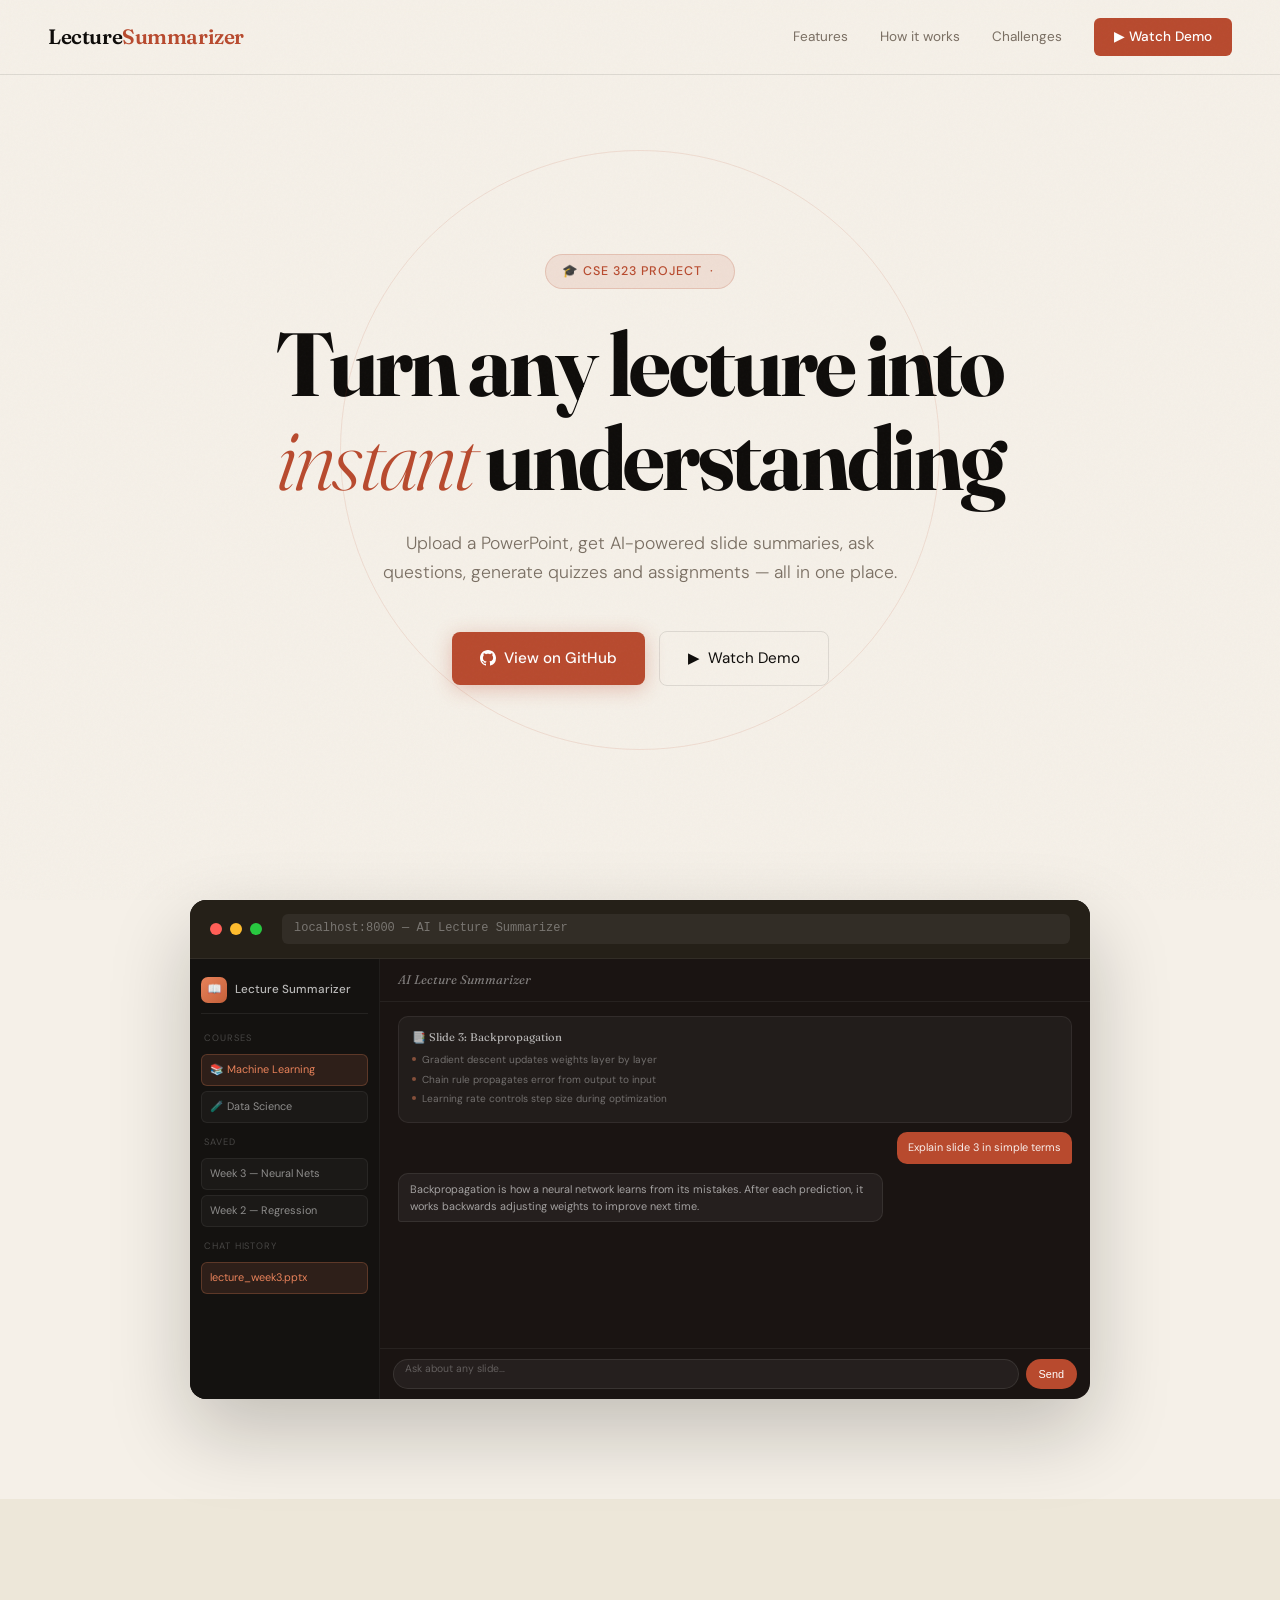
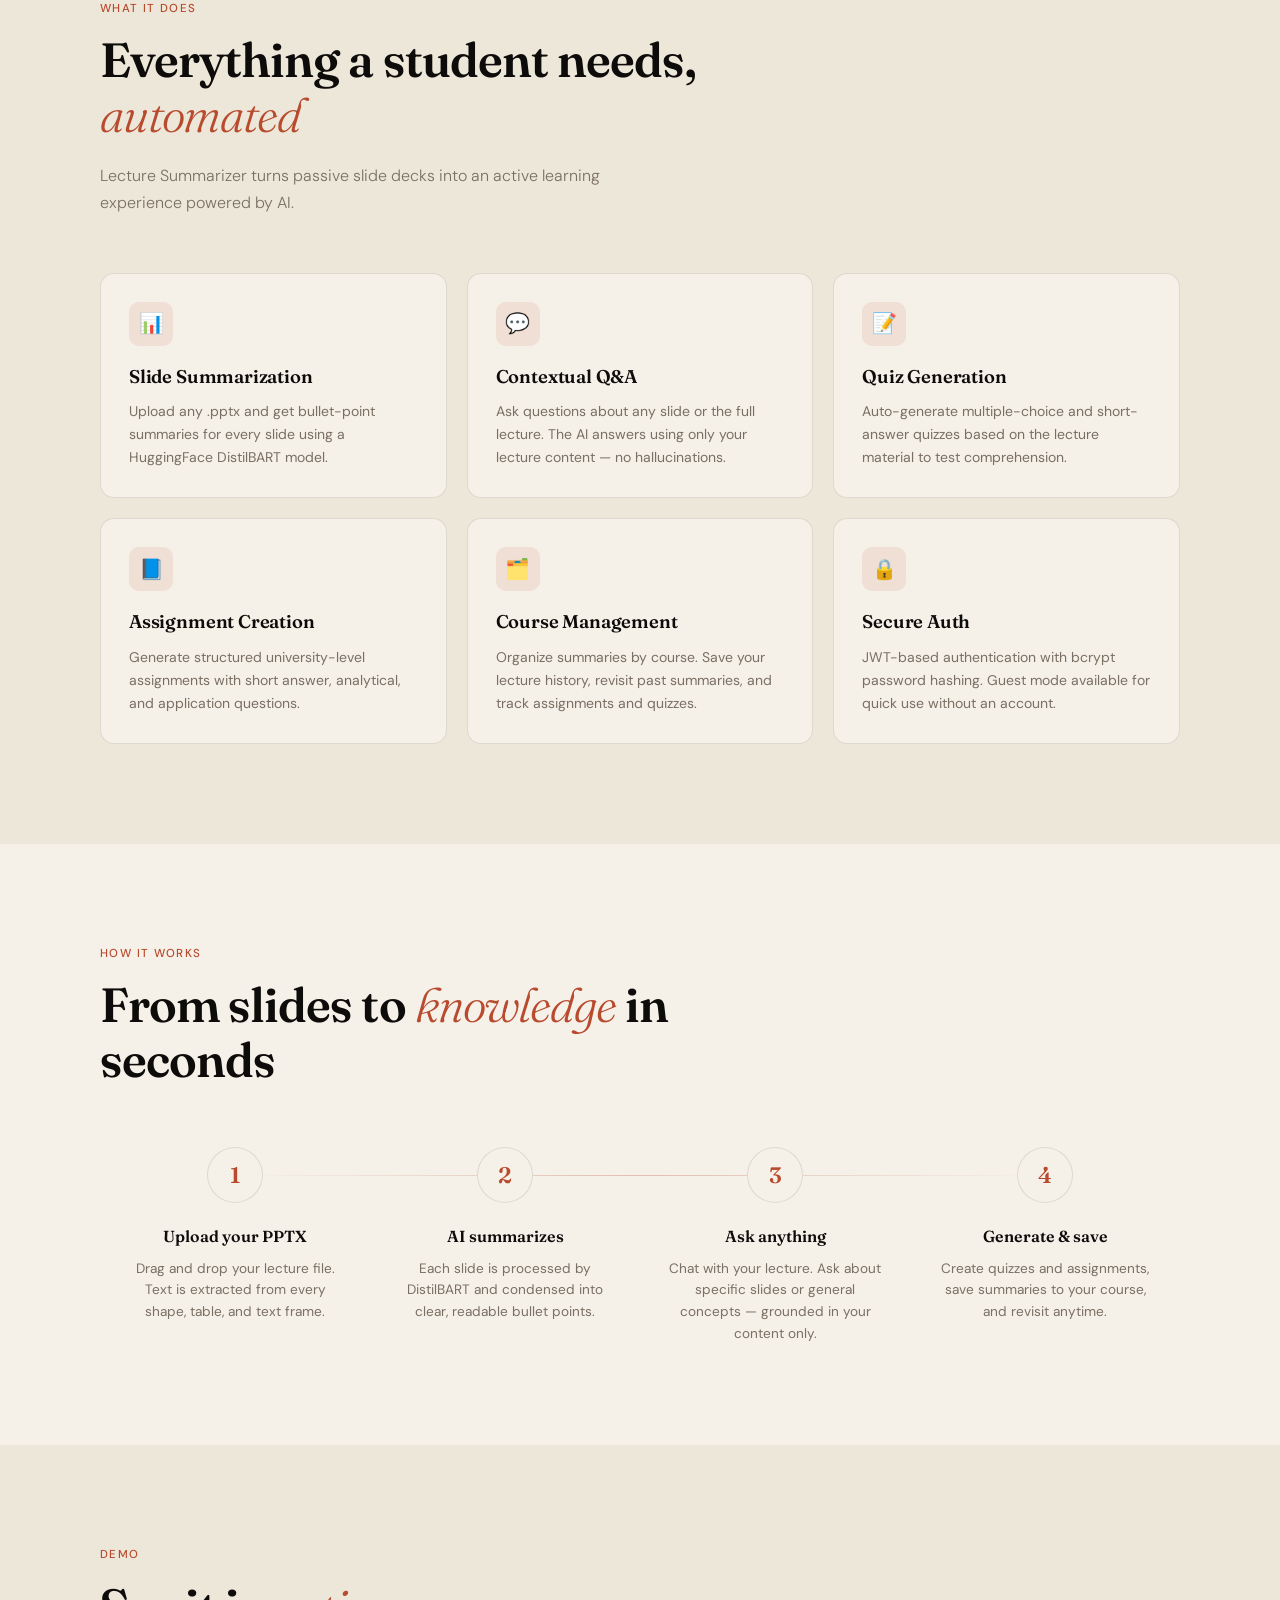
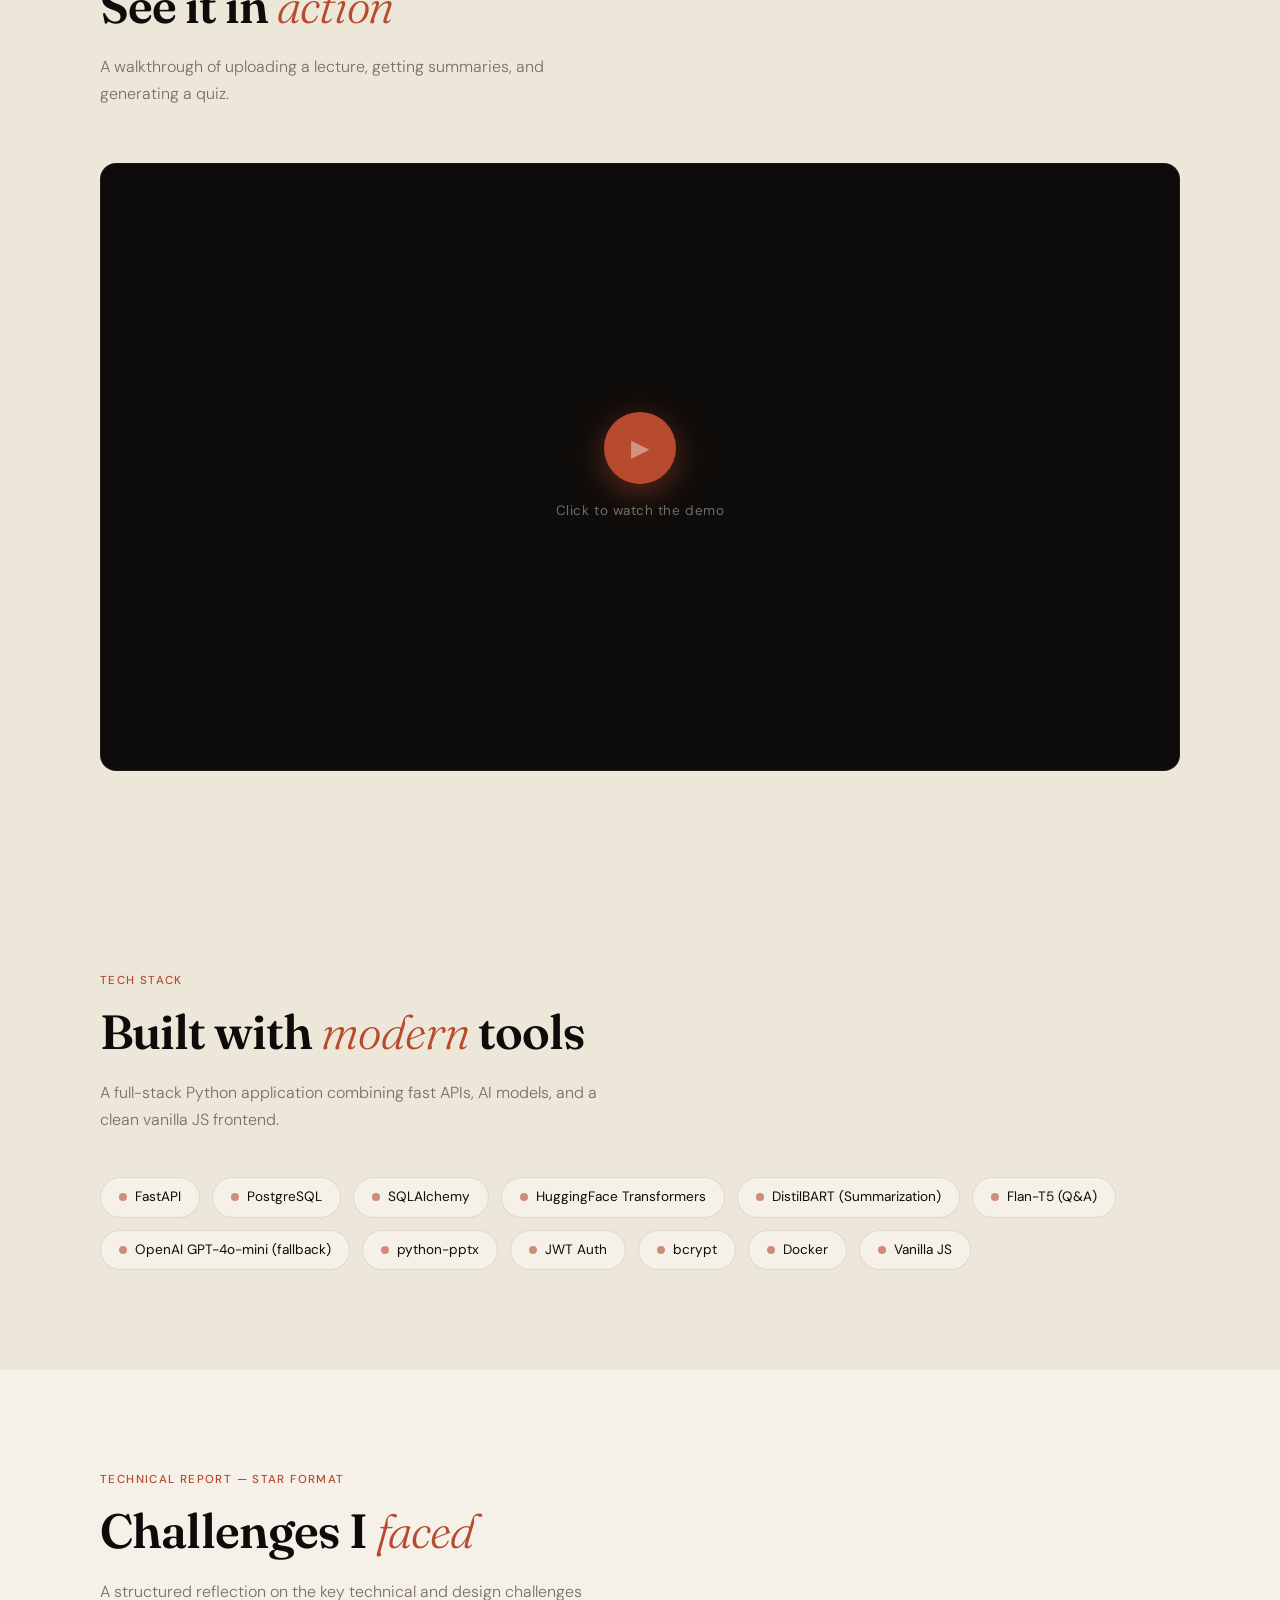
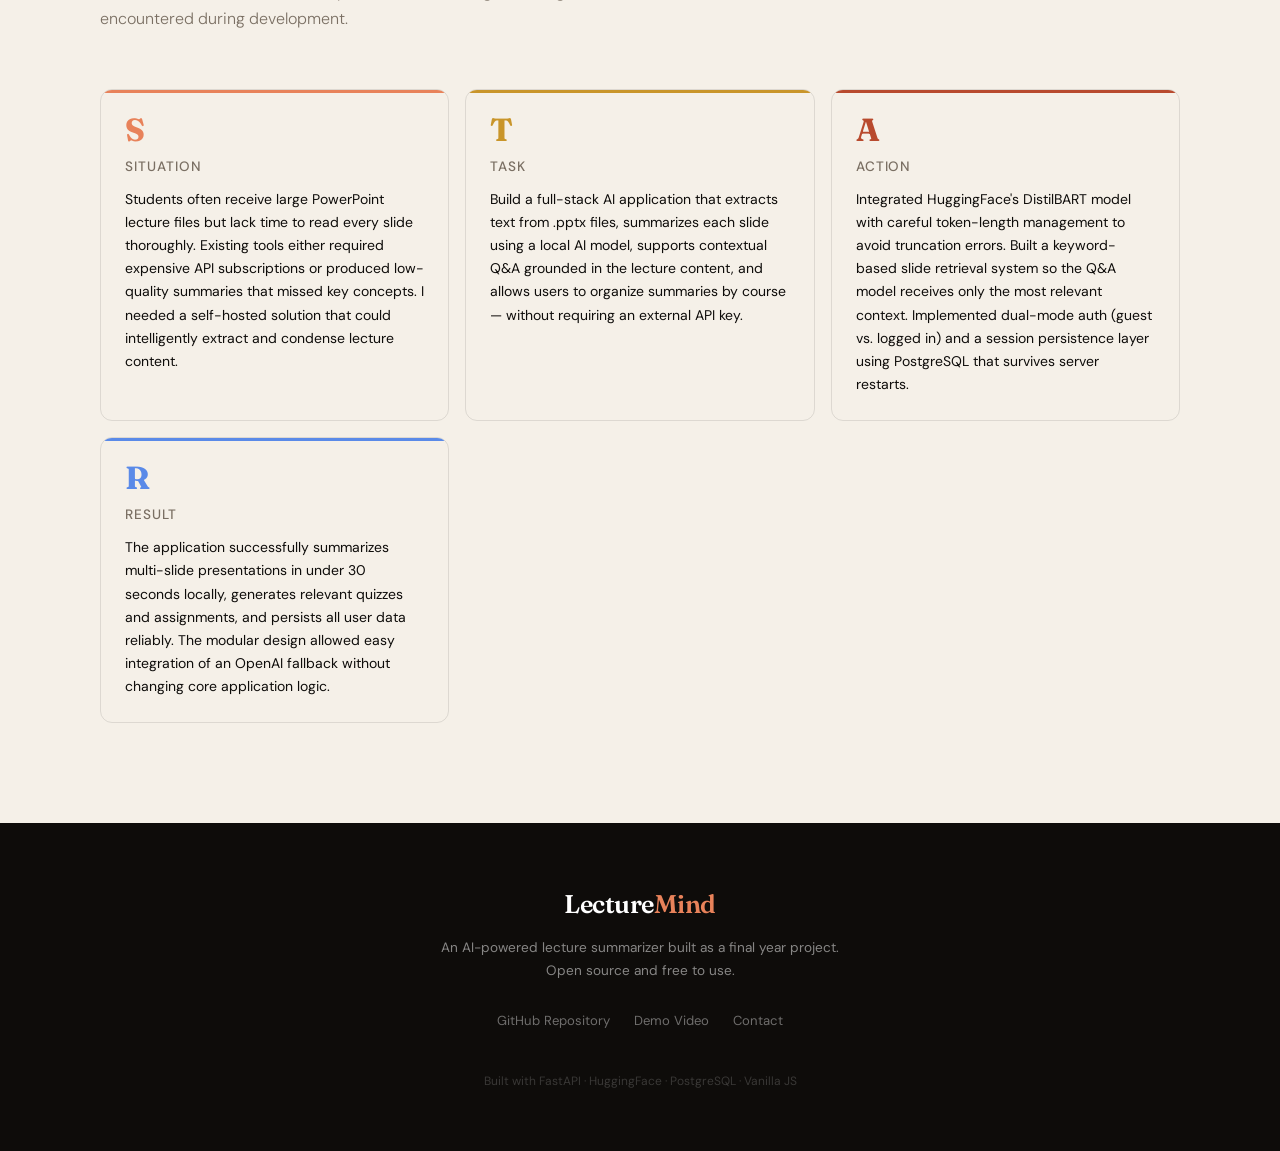
<file: index.html>
<!DOCTYPE html>
<html lang="en">

<head>
  <meta charset="UTF-8" />
  <meta name="viewport" content="width=device-width, initial-scale=1.0" />
  <title>Lecture Summarizer — AI Lecture Summarizer</title>
  <link rel="preconnect" href="https://fonts.googleapis.com">
  <link
    href="https://fonts.googleapis.com/css2?family=Fraunces:ital,opsz,wght@0,9..144,300;0,9..144,600;0,9..144,700;1,9..144,400&family=DM+Sans:opsz,wght@9..40,300;9..40,400;9..40,500&display=swap"
    rel="stylesheet">
  <style>
    *,
    *::before,
    *::after {
      box-sizing: border-box;
      margin: 0;
      padding: 0;
    }

    :root {
      --ink: #0e0c0a;
      --paper: #f5f0e8;
      --cream: #ede7d9;
      --rust: #b84a2e;
      --rust-light: rgba(184, 74, 46, 0.1);
      --gold: #c9952a;
      --muted: #7a6f63;
      --border: rgba(14, 12, 10, 0.1);
      --shadow: 0 8px 40px rgba(14, 12, 10, 0.1);
    }

    html {
      scroll-behavior: smooth;
    }

    body {
      font-family: 'DM Sans', sans-serif;
      background: var(--paper);
      color: var(--ink);
      font-size: 16px;
      line-height: 1.65;
      overflow-x: hidden;
    }

    body::before {
      content: '';
      position: fixed;
      inset: 0;
      background-image: url("data:image/svg+xml,%3Csvg viewBox='0 0 512 512' xmlns='http://www.w3.org/2000/svg'%3E%3Cfilter id='n'%3E%3CfeTurbulence type='fractalNoise' baseFrequency='0.75' numOctaves='4' stitchTiles='stitch'/%3E%3C/filter%3E%3Crect width='100%25' height='100%25' filter='url(%23n)' opacity='0.04'/%3E%3C/svg%3E");
      pointer-events: none;
      z-index: 999;
      opacity: 0.6;
    }

    nav {
      position: fixed;
      top: 0;
      left: 0;
      right: 0;
      z-index: 100;
      display: flex;
      align-items: center;
      justify-content: space-between;
      padding: 18px 48px;
      background: rgba(245, 240, 232, 0.88);
      backdrop-filter: blur(12px);
      border-bottom: 1px solid var(--border);
    }

    .nav-logo {
      font-family: 'Fraunces', Georgia, serif;
      font-size: 1.3rem;
      font-weight: 600;
      color: var(--ink);
      text-decoration: none;
      letter-spacing: -0.02em;
    }

    .nav-logo span {
      color: var(--rust);
    }

    .nav-links {
      display: flex;
      gap: 32px;
      align-items: center;
    }

    .nav-links a {
      font-size: 0.85rem;
      color: var(--muted);
      text-decoration: none;
      transition: color 0.2s;
    }

    .nav-links a:hover {
      color: var(--ink);
    }

    .nav-cta {
      background: var(--rust) !important;
      color: #fff !important;
      padding: 8px 20px;
      border-radius: 6px;
      font-weight: 500 !important;
    }

    .nav-cta:hover {
      opacity: 0.85 !important;
    }

    .hero {
      min-height: 100vh;
      display: flex;
      flex-direction: column;
      align-items: center;
      justify-content: center;
      text-align: center;
      padding: 120px 24px 80px;
      position: relative;
      overflow: hidden;
    }

    .hero::after {
      content: '';
      position: absolute;
      width: 600px;
      height: 600px;
      border-radius: 50%;
      border: 1px solid rgba(184, 74, 46, 0.12);
      top: 50%;
      left: 50%;
      transform: translate(-50%, -50%);
      pointer-events: none;
    }

    .hero-badge {
      display: inline-flex;
      align-items: center;
      gap: 8px;
      background: var(--rust-light);
      border: 1px solid rgba(184, 74, 46, 0.2);
      color: var(--rust);
      font-size: 0.78rem;
      font-weight: 500;
      letter-spacing: 0.08em;
      text-transform: uppercase;
      padding: 6px 16px;
      border-radius: 100px;
      margin-bottom: 28px;
      animation: fadeUp 0.6s ease both;
    }

    .hero h1 {
      font-family: 'Fraunces', Georgia, serif;
      font-size: clamp(3rem, 7vw, 6rem);
      font-weight: 700;
      line-height: 1.05;
      letter-spacing: -0.03em;
      color: var(--ink);
      max-width: 820px;
      animation: fadeUp 0.6s 0.1s ease both;
    }

    .hero h1 em {
      font-style: italic;
      font-weight: 300;
      color: var(--rust);
    }

    .hero-sub {
      font-size: 1.1rem;
      color: var(--muted);
      max-width: 540px;
      margin: 24px auto 0;
      font-weight: 300;
      animation: fadeUp 0.6s 0.2s ease both;
    }

    .hero-actions {
      display: flex;
      gap: 14px;
      align-items: center;
      justify-content: center;
      margin-top: 44px;
      flex-wrap: wrap;
      animation: fadeUp 0.6s 0.3s ease both;
    }

    .btn-primary {
      display: inline-flex;
      align-items: center;
      gap: 8px;
      background: var(--rust);
      color: #fff;
      padding: 14px 28px;
      border-radius: 8px;
      font-weight: 500;
      font-size: 0.95rem;
      text-decoration: none;
      transition: opacity 0.2s, transform 0.15s;
      box-shadow: 0 4px 20px rgba(184, 74, 46, 0.3);
    }

    .btn-primary:hover {
      opacity: 0.88;
      transform: translateY(-1px);
    }

    .btn-secondary {
      display: inline-flex;
      align-items: center;
      gap: 8px;
      background: transparent;
      color: var(--ink);
      padding: 14px 28px;
      border-radius: 8px;
      font-weight: 400;
      font-size: 0.95rem;
      text-decoration: none;
      border: 1px solid var(--border);
      transition: border-color 0.2s, background 0.2s;
    }

    .btn-secondary:hover {
      border-color: var(--ink);
      background: rgba(14, 12, 10, 0.03);
    }

    .demo-wrap {
      padding: 0 24px 100px;
      display: flex;
      justify-content: center;
      animation: fadeUp 0.7s 0.4s ease both;
    }

    .demo-window {
      width: 100%;
      max-width: 900px;
      background: #1a1412;
      border-radius: 16px;
      overflow: hidden;
      box-shadow: 0 32px 80px rgba(14, 12, 10, 0.22), 0 0 0 1px rgba(255, 255, 255, 0.06);
    }

    .demo-titlebar {
      background: #252018;
      padding: 14px 20px;
      display: flex;
      align-items: center;
      gap: 8px;
      border-bottom: 1px solid rgba(255, 255, 255, 0.06);
    }

    .dot {
      width: 12px;
      height: 12px;
      border-radius: 50%;
    }

    .dot-r {
      background: #ff5f57;
    }

    .dot-y {
      background: #febc2e;
    }

    .dot-g {
      background: #28c840;
    }

    .demo-url {
      flex: 1;
      background: rgba(255, 255, 255, 0.06);
      border-radius: 6px;
      padding: 5px 12px;
      font-size: 0.75rem;
      color: rgba(255, 255, 255, 0.35);
      margin-left: 12px;
      font-family: monospace;
    }

    .demo-content {
      display: flex;
      height: 440px;
    }

    .demo-sidebar {
      width: 190px;
      background: #141210;
      border-right: 1px solid rgba(255, 255, 255, 0.05);
      padding: 14px 11px;
      display: flex;
      flex-direction: column;
      gap: 5px;
      flex-shrink: 0;
    }

    .demo-brand {
      display: flex;
      align-items: center;
      gap: 8px;
      padding: 4px 0 10px;
      border-bottom: 1px solid rgba(255, 255, 255, 0.07);
      margin-bottom: 5px;
    }

    .demo-brand-icon {
      width: 26px;
      height: 26px;
      background: linear-gradient(135deg, #e8825a, #c4603a);
      border-radius: 7px;
      display: flex;
      align-items: center;
      justify-content: center;
      font-size: 12px;
    }

    .demo-brand-name {
      font-size: 0.73rem;
      color: rgba(255, 255, 255, 0.7);
      font-weight: 500;
    }

    .demo-section-label {
      font-size: 0.58rem;
      text-transform: uppercase;
      letter-spacing: 0.1em;
      color: rgba(255, 255, 255, 0.22);
      padding: 7px 3px 3px;
    }

    .demo-item {
      background: rgba(255, 255, 255, 0.03);
      border: 1px solid rgba(255, 255, 255, 0.06);
      border-radius: 6px;
      padding: 6px 8px;
      font-size: 0.68rem;
      color: rgba(255, 255, 255, 0.5);
    }

    .demo-item.active {
      background: rgba(232, 130, 90, 0.12);
      border-color: rgba(232, 130, 90, 0.25);
      color: #e8825a;
    }

    .demo-main {
      flex: 1;
      display: flex;
      flex-direction: column;
    }

    .demo-header {
      padding: 11px 18px;
      border-bottom: 1px solid rgba(255, 255, 255, 0.06);
      font-size: 0.78rem;
      color: rgba(255, 255, 255, 0.45);
      font-family: 'Fraunces', serif;
      font-style: italic;
    }

    .demo-messages {
      flex: 1;
      padding: 14px 18px;
      display: flex;
      flex-direction: column;
      gap: 9px;
      overflow: hidden;
    }

    .demo-slide {
      background: rgba(255, 255, 255, 0.04);
      border: 1px solid rgba(255, 255, 255, 0.07);
      border-radius: 10px;
      padding: 11px 13px;
    }

    .demo-slide-title {
      font-size: 0.7rem;
      color: rgba(255, 255, 255, 0.68);
      font-family: 'Fraunces', serif;
      margin-bottom: 5px;
    }

    .demo-bullet {
      font-size: 0.63rem;
      color: rgba(255, 255, 255, 0.36);
      padding-left: 10px;
      position: relative;
      margin: 3px 0;
    }

    .demo-bullet::before {
      content: '';
      position: absolute;
      left: 0;
      top: 5px;
      width: 4px;
      height: 4px;
      border-radius: 50%;
      background: #e8825a;
      opacity: 0.5;
    }

    .demo-msg-user {
      align-self: flex-end;
      background: #b84a2e;
      color: rgba(255, 255, 255, 0.9);
      font-size: 0.68rem;
      padding: 7px 11px;
      border-radius: 10px 10px 3px 10px;
      max-width: 60%;
    }

    .demo-msg-ai {
      align-self: flex-start;
      background: rgba(255, 255, 255, 0.05);
      border: 1px solid rgba(255, 255, 255, 0.08);
      color: rgba(255, 255, 255, 0.58);
      font-size: 0.68rem;
      padding: 7px 11px;
      border-radius: 10px 10px 10px 3px;
      max-width: 72%;
      line-height: 1.55;
    }

    .demo-input-bar {
      padding: 10px 13px;
      border-top: 1px solid rgba(255, 255, 255, 0.06);
      display: flex;
      gap: 7px;
      align-items: center;
    }

    .demo-input {
      flex: 1;
      background: rgba(255, 255, 255, 0.05);
      border: 1px solid rgba(255, 255, 255, 0.09);
      border-radius: 100px;
      height: 30px;
      padding: 0 11px;
      font-size: 0.65rem;
      color: rgba(255, 255, 255, 0.28);
    }

    .demo-send {
      background: #b84a2e;
      color: #fff;
      border: none;
      border-radius: 100px;
      padding: 0 13px;
      height: 30px;
      font-size: 0.68rem;
    }

    section {
      padding: 100px 24px;
    }

    .section-inner {
      max-width: 1080px;
      margin: 0 auto;
    }

    .section-label {
      font-size: 0.72rem;
      text-transform: uppercase;
      letter-spacing: 0.12em;
      color: var(--rust);
      font-weight: 500;
      margin-bottom: 14px;
    }

    .section-title {
      font-family: 'Fraunces', Georgia, serif;
      font-size: clamp(2rem, 4vw, 3rem);
      font-weight: 600;
      letter-spacing: -0.02em;
      line-height: 1.15;
      color: var(--ink);
      max-width: 600px;
      margin-bottom: 20px;
    }

    .section-title em {
      font-style: italic;
      font-weight: 300;
      color: var(--rust);
    }

    .section-sub {
      font-size: 1rem;
      color: var(--muted);
      max-width: 500px;
      font-weight: 300;
      line-height: 1.7;
    }

    #features {
      background: var(--cream);
    }

    .features-grid {
      display: grid;
      grid-template-columns: repeat(auto-fit, minmax(280px, 1fr));
      gap: 20px;
      margin-top: 56px;
    }

    .feature-card {
      background: var(--paper);
      border: 1px solid var(--border);
      border-radius: 14px;
      padding: 28px;
      transition: transform 0.2s, box-shadow 0.2s;
    }

    .feature-card:hover {
      transform: translateY(-3px);
      box-shadow: var(--shadow);
    }

    .feature-icon {
      width: 44px;
      height: 44px;
      background: var(--rust-light);
      border-radius: 10px;
      display: flex;
      align-items: center;
      justify-content: center;
      font-size: 20px;
      margin-bottom: 16px;
    }

    .feature-card h3 {
      font-family: 'Fraunces', serif;
      font-size: 1.15rem;
      font-weight: 600;
      letter-spacing: -0.01em;
      margin-bottom: 8px;
    }

    .feature-card p {
      font-size: 0.875rem;
      color: var(--muted);
      line-height: 1.65;
    }

    .steps {
      display: grid;
      grid-template-columns: repeat(auto-fit, minmax(220px, 1fr));
      gap: 0;
      margin-top: 60px;
      position: relative;
    }

    .steps::before {
      content: '';
      position: absolute;
      top: 28px;
      left: 14%;
      right: 14%;
      height: 1px;
      background: linear-gradient(90deg, transparent, var(--rust), transparent);
      opacity: 0.3;
    }

    .step {
      text-align: center;
      padding: 0 24px;
    }

    .step-num {
      width: 56px;
      height: 56px;
      border-radius: 50%;
      border: 1px solid var(--border);
      background: var(--paper);
      display: flex;
      align-items: center;
      justify-content: center;
      font-family: 'Fraunces', serif;
      font-size: 1.4rem;
      font-weight: 600;
      color: var(--rust);
      margin: 0 auto 20px;
      position: relative;
      z-index: 1;
    }

    .step h4 {
      font-family: 'Fraunces', serif;
      font-size: 1rem;
      font-weight: 600;
      margin-bottom: 8px;
    }

    .step p {
      font-size: 0.85rem;
      color: var(--muted);
      line-height: 1.6;
    }

    #tech {
      background: var(--cream);
    }

    .tech-grid {
      display: flex;
      flex-wrap: wrap;
      gap: 12px;
      margin-top: 44px;
    }

    .tech-pill {
      display: flex;
      align-items: center;
      gap: 8px;
      background: var(--paper);
      border: 1px solid var(--border);
      border-radius: 100px;
      padding: 8px 18px;
      font-size: 0.85rem;
      color: var(--ink);
      transition: border-color 0.2s;
    }

    .tech-pill:hover {
      border-color: var(--rust);
    }

    .tech-dot {
      width: 8px;
      height: 8px;
      border-radius: 50%;
      background: var(--rust);
      opacity: 0.6;
    }

    .video-wrap {
      margin-top: 56px;
      background: var(--ink);
      border-radius: 16px;
      overflow: hidden;
      aspect-ratio: 16/9;
      display: flex;
      align-items: center;
      justify-content: center;
      border: 1px solid rgba(255, 255, 255, 0.06);
      position: relative;
      cursor: pointer;
      text-decoration: none;
    }

    .video-placeholder {
      text-align: center;
      color: rgba(255, 255, 255, 0.4);
    }

    .play-btn {
      width: 72px;
      height: 72px;
      border-radius: 50%;
      background: var(--rust);
      display: flex;
      align-items: center;
      justify-content: center;
      margin: 0 auto 16px;
      font-size: 24px;
      box-shadow: 0 8px 32px rgba(184, 74, 46, 0.5);
      transition: transform 0.2s;
    }

    .video-wrap:hover .play-btn {
      transform: scale(1.08);
    }

    .video-label {
      font-size: 0.85rem;
      letter-spacing: 0.04em;
    }

    .star-grid {
      display: grid;
      grid-template-columns: repeat(auto-fit, minmax(260px, 1fr));
      gap: 16px;
      margin-top: 56px;
    }

    .star-card {
      border-radius: 12px;
      padding: 24px;
      border: 1px solid var(--border);
      position: relative;
      overflow: hidden;
    }

    .star-card::before {
      content: '';
      position: absolute;
      top: 0;
      left: 0;
      right: 0;
      height: 3px;
    }

    .star-s::before {
      background: #e8825a;
    }

    .star-t::before {
      background: var(--gold);
    }

    .star-a::before {
      background: var(--rust);
    }

    .star-r::before {
      background: #5a8ae8;
    }

    .star-letter {
      font-family: 'Fraunces', serif;
      font-size: 2rem;
      font-weight: 700;
      line-height: 1;
      margin-bottom: 10px;
    }

    .star-s .star-letter {
      color: #e8825a;
    }

    .star-t .star-letter {
      color: var(--gold);
    }

    .star-a .star-letter {
      color: var(--rust);
    }

    .star-r .star-letter {
      color: #5a8ae8;
    }

    .star-card h4 {
      font-size: 0.85rem;
      font-weight: 500;
      text-transform: uppercase;
      letter-spacing: 0.07em;
      margin-bottom: 10px;
      color: var(--muted);
    }

    .star-card p {
      font-size: 0.875rem;
      color: var(--ink);
      line-height: 1.65;
    }

    footer {
      background: var(--ink);
      color: rgba(255, 255, 255, 0.5);
      padding: 60px 24px;
      text-align: center;
    }

    .footer-logo {
      font-family: 'Fraunces', serif;
      font-size: 1.6rem;
      font-weight: 600;
      color: #fff;
      letter-spacing: -0.02em;
      margin-bottom: 12px;
    }

    .footer-logo span {
      color: #e8825a;
    }

    footer p {
      font-size: 0.85rem;
      margin-bottom: 28px;
      max-width: 400px;
      margin-left: auto;
      margin-right: auto;
    }

    .footer-links {
      display: flex;
      gap: 24px;
      justify-content: center;
      flex-wrap: wrap;
    }

    .footer-links a {
      color: rgba(255, 255, 255, 0.4);
      text-decoration: none;
      font-size: 0.82rem;
      transition: color 0.2s;
    }

    .footer-links a:hover {
      color: #e8825a;
    }

    .footer-copy {
      margin-top: 40px;
      font-size: 0.75rem;
      color: rgba(255, 255, 255, 0.18);
    }

    @keyframes fadeUp {
      from {
        opacity: 0;
        transform: translateY(20px);
      }

      to {
        opacity: 1;
        transform: translateY(0);
      }
    }

    .reveal {
      opacity: 0;
      transform: translateY(24px);
      transition: opacity 0.6s ease, transform 0.6s ease;
    }

    .reveal.visible {
      opacity: 1;
      transform: translateY(0);
    }

    @media (max-width: 768px) {
      nav {
        padding: 14px 20px;
      }

      .hero {
        padding: 100px 20px 60px;
      }

      section {
        padding: 70px 20px;
      }

      .steps::before {
        display: none;
      }

      .demo-sidebar {
        display: none;
      }
    }

    @media (max-width: 520px) {
      .nav-links a:not(.nav-cta) {
        display: none;
      }
    }
  </style>
</head>

<body>

  <nav>
    <a href="#" class="nav-logo">Lecture<span>Summarizer</span></a>
    <div class="nav-links">
      <a href="#features">Features</a>
      <a href="#how">How it works</a>
      <a href="#challenges">Challenges</a>
      <a href="https://youtu.be/cfCr7p1rOkE" target="_blank" class="nav-cta">▶ Watch Demo</a>
    </div>
  </nav>

  <section class="hero">
    <div class="hero-badge">🎓 Cse 323 Project &nbsp;·&nbsp; </div>
    <h1>Turn any lecture into <em>instant</em> understanding</h1>
    <p class="hero-sub">Upload a PowerPoint, get AI-powered slide summaries, ask questions, generate quizzes and
      assignments — all in one place.</p>
    <div class="hero-actions">
      <a href="https://github.com/hashb001/AI-Lecture-Summarizer" target="_blank" class="btn-primary">
        <svg width="16" height="16" fill="currentColor" viewBox="0 0 16 16">
          <path
            d="M8 0C3.58 0 0 3.58 0 8c0 3.54 2.29 6.53 5.47 7.59.4.07.55-.17.55-.38 0-.19-.01-.82-.01-1.49-2.01.37-2.53-.49-2.69-.94-.09-.23-.48-.94-.82-1.13-.28-.15-.68-.52-.01-.53.63-.01 1.08.58 1.23.82.72 1.21 1.87.87 2.33.66.07-.52.28-.87.51-1.07-1.78-.2-3.64-.89-3.64-3.95 0-.87.31-1.59.82-2.15-.08-.2-.36-1.02.08-2.12 0 0 .67-.21 2.2.82.64-.18 1.32-.27 2-.27.68 0 1.36.09 2 .27 1.53-1.04 2.2-.82 2.2-.82.44 1.1.16 1.92.08 2.12.51.56.82 1.27.82 2.15 0 3.07-1.87 3.75-3.65 3.95.29.25.54.73.54 1.48 0 1.07-.01 1.93-.01 2.2 0 .21.15.46.55.38A8.013 8.013 0 0 0 16 8c0-4.42-3.58-8-8-8z" />
        </svg>
        View on GitHub
      </a>
      <a href="https://youtu.be/cfCr7p1rOkE" target="_blank" class="btn-secondary">▶ &nbsp;Watch Demo</a>
    </div>
  </section>

  <div class="demo-wrap">
    <div class="demo-window">
      <div class="demo-titlebar">
        <div class="dot dot-r"></div>
        <div class="dot dot-y"></div>
        <div class="dot dot-g"></div>
        <div class="demo-url">localhost:8000 — AI Lecture Summarizer</div>
      </div>
      <div class="demo-content">
        <div class="demo-sidebar">
          <div class="demo-brand">
            <div class="demo-brand-icon">📖</div>
            <div class="demo-brand-name">Lecture Summarizer</div>
          </div>
          <div class="demo-section-label">Courses</div>
          <div class="demo-item active">📚 Machine Learning</div>
          <div class="demo-item">🧪 Data Science</div>
          <div class="demo-section-label">Saved</div>
          <div class="demo-item">Week 3 — Neural Nets</div>
          <div class="demo-item">Week 2 — Regression</div>
          <div class="demo-section-label">Chat History</div>
          <div class="demo-item active">lecture_week3.pptx</div>
        </div>
        <div class="demo-main">
          <div class="demo-header">AI Lecture Summarizer</div>
          <div class="demo-messages">
            <div class="demo-slide">
              <div class="demo-slide-title">📑 Slide 3: Backpropagation</div>
              <div class="demo-bullet">Gradient descent updates weights layer by layer</div>
              <div class="demo-bullet">Chain rule propagates error from output to input</div>
              <div class="demo-bullet">Learning rate controls step size during optimization</div>
            </div>
            <div class="demo-msg-user">Explain slide 3 in simple terms</div>
            <div class="demo-msg-ai">Backpropagation is how a neural network learns from its mistakes. After each
              prediction, it works backwards adjusting weights to improve next time.</div>
          </div>
          <div class="demo-input-bar">
            <div class="demo-input">Ask about any slide…</div>
            <button class="demo-send">Send</button>
          </div>
        </div>
      </div>
    </div>
  </div>

  <section id="features">
    <div class="section-inner">
      <div class="section-label">What it does</div>
      <h2 class="section-title">Everything a student needs, <em>automated</em></h2>
      <p class="section-sub">Lecture Summarizer turns passive slide decks into an active learning experience powered by
        AI.</p>
      <div class="features-grid reveal">
        <div class="feature-card">
          <div class="feature-icon">📊</div>
          <h3>Slide Summarization</h3>
          <p>Upload any .pptx and get bullet-point summaries for every slide using a HuggingFace DistilBART model.</p>
        </div>
        <div class="feature-card">
          <div class="feature-icon">💬</div>
          <h3>Contextual Q&A</h3>
          <p>Ask questions about any slide or the full lecture. The AI answers using only your lecture content — no
            hallucinations.</p>
        </div>
        <div class="feature-card">
          <div class="feature-icon">📝</div>
          <h3>Quiz Generation</h3>
          <p>Auto-generate multiple-choice and short-answer quizzes based on the lecture material to test comprehension.
          </p>
        </div>
        <div class="feature-card">
          <div class="feature-icon">📘</div>
          <h3>Assignment Creation</h3>
          <p>Generate structured university-level assignments with short answer, analytical, and application questions.
          </p>
        </div>
        <div class="feature-card">
          <div class="feature-icon">🗂️</div>
          <h3>Course Management</h3>
          <p>Organize summaries by course. Save your lecture history, revisit past summaries, and track assignments and
            quizzes.</p>
        </div>
        <div class="feature-card">
          <div class="feature-icon">🔒</div>
          <h3>Secure Auth</h3>
          <p>JWT-based authentication with bcrypt password hashing. Guest mode available for quick use without an
            account.</p>
        </div>
      </div>
    </div>
  </section>

  <section id="how">
    <div class="section-inner">
      <div class="section-label">How it works</div>
      <h2 class="section-title">From slides to <em>knowledge</em> in seconds</h2>
      <div class="steps reveal">
        <div class="step">
          <div class="step-num">1</div>
          <h4>Upload your PPTX</h4>
          <p>Drag and drop your lecture file. Text is extracted from every shape, table, and text frame.</p>
        </div>
        <div class="step">
          <div class="step-num">2</div>
          <h4>AI summarizes</h4>
          <p>Each slide is processed by DistilBART and condensed into clear, readable bullet points.</p>
        </div>
        <div class="step">
          <div class="step-num">3</div>
          <h4>Ask anything</h4>
          <p>Chat with your lecture. Ask about specific slides or general concepts — grounded in your content only.</p>
        </div>
        <div class="step">
          <div class="step-num">4</div>
          <h4>Generate & save</h4>
          <p>Create quizzes and assignments, save summaries to your course, and revisit anytime.</p>
        </div>
      </div>
    </div>
  </section>

  <section style="background:var(--cream); padding-top:100px; padding-bottom:100px;">
    <div class="section-inner">
      <div class="section-label">Demo</div>
      <h2 class="section-title">See it in <em>action</em></h2>
      <p class="section-sub">A walkthrough of uploading a lecture, getting summaries, and generating a quiz.</p>
      <a href="https://youtu.be/cfCr7p1rOkE" target="_blank" style="text-decoration:none;">
        <div class="video-wrap reveal">
          <div class="video-placeholder">
            <div class="play-btn">▶</div>
            <div class="video-label">Click to watch the demo</div>
          </div>
        </div>
      </a>
    </div>
  </section>

  <section id="tech">
    <div class="section-inner">
      <div class="section-label">Tech stack</div>
      <h2 class="section-title">Built with <em>modern</em> tools</h2>
      <p class="section-sub">A full-stack Python application combining fast APIs, AI models, and a clean vanilla JS
        frontend.</p>
      <div class="tech-grid reveal">
        <div class="tech-pill"><span class="tech-dot"></span>FastAPI</div>
        <div class="tech-pill"><span class="tech-dot"></span>PostgreSQL</div>
        <div class="tech-pill"><span class="tech-dot"></span>SQLAlchemy</div>
        <div class="tech-pill"><span class="tech-dot"></span>HuggingFace Transformers</div>
        <div class="tech-pill"><span class="tech-dot"></span>DistilBART (Summarization)</div>
        <div class="tech-pill"><span class="tech-dot"></span>Flan-T5 (Q&amp;A)</div>
        <div class="tech-pill"><span class="tech-dot"></span>OpenAI GPT-4o-mini (fallback)</div>
        <div class="tech-pill"><span class="tech-dot"></span>python-pptx</div>
        <div class="tech-pill"><span class="tech-dot"></span>JWT Auth</div>
        <div class="tech-pill"><span class="tech-dot"></span>bcrypt</div>
        <div class="tech-pill"><span class="tech-dot"></span>Docker</div>
        <div class="tech-pill"><span class="tech-dot"></span>Vanilla JS</div>
      </div>
    </div>
  </section>

  <section id="challenges">
    <div class="section-inner">
      <div class="section-label">Technical Report — STAR Format</div>
      <h2 class="section-title">Challenges I <em>faced</em></h2>
      <p class="section-sub">A structured reflection on the key technical and design challenges encountered during
        development.</p>
      <div class="star-grid reveal">
        <div class="star-card star-s">
          <div class="star-letter">S</div>
          <h4>Situation</h4>
          <p>Students often receive large PowerPoint lecture files but lack time to read every slide thoroughly.
            Existing tools either required expensive API subscriptions or produced low-quality summaries that missed key
            concepts. I needed a self-hosted solution that could intelligently extract and condense lecture content.</p>
        </div>
        <div class="star-card star-t">
          <div class="star-letter">T</div>
          <h4>Task</h4>
          <p>Build a full-stack AI application that extracts text from .pptx files, summarizes each slide using a local
            AI model, supports contextual Q&A grounded in the lecture content, and allows users to organize summaries by
            course — without requiring an external API key.</p>
        </div>
        <div class="star-card star-a">
          <div class="star-letter">A</div>
          <h4>Action</h4>
          <p>Integrated HuggingFace's DistilBART model with careful token-length management to avoid truncation errors.
            Built a keyword-based slide retrieval system so the Q&A model receives only the most relevant context.
            Implemented dual-mode auth (guest vs. logged in) and a session persistence layer using PostgreSQL that
            survives server restarts.</p>
        </div>
        <div class="star-card star-r">
          <div class="star-letter">R</div>
          <h4>Result</h4>
          <p>The application successfully summarizes multi-slide presentations in under 30 seconds locally, generates
            relevant quizzes and assignments, and persists all user data reliably. The modular design allowed easy
            integration of an OpenAI fallback without changing core application logic.</p>
        </div>
      </div>
    </div>
  </section>

  <footer>
    <div class="footer-logo">Lecture<span>Mind</span></div>
    <p>An AI-powered lecture summarizer built as a final year project. Open source and free to use.</p>
    <div class="footer-links">
      <a href="https://github.com/hashb001/AI-Lecture-Summarizer" target="_blank">GitHub Repository</a>
      <a href="https://youtu.be/cfCr7p1rOkE" target="_blank">Demo Video</a>
      <a href="mailto:niloysa07@gmail.com">Contact</a>
    </div>
    <div class="footer-copy">Built with FastAPI · HuggingFace · PostgreSQL · Vanilla JS</div>
  </footer>

  <script>
    const reveals = document.querySelectorAll('.reveal');
    const observer = new IntersectionObserver((entries) => {
      entries.forEach((e, i) => {
        if (e.isIntersecting) {
          setTimeout(() => e.target.classList.add('visible'), i * 80);
          observer.unobserve(e.target);
        }
      });
    }, { threshold: 0.1 });
    reveals.forEach(el => observer.observe(el));
  </script>
</body>

</html>
</file>
